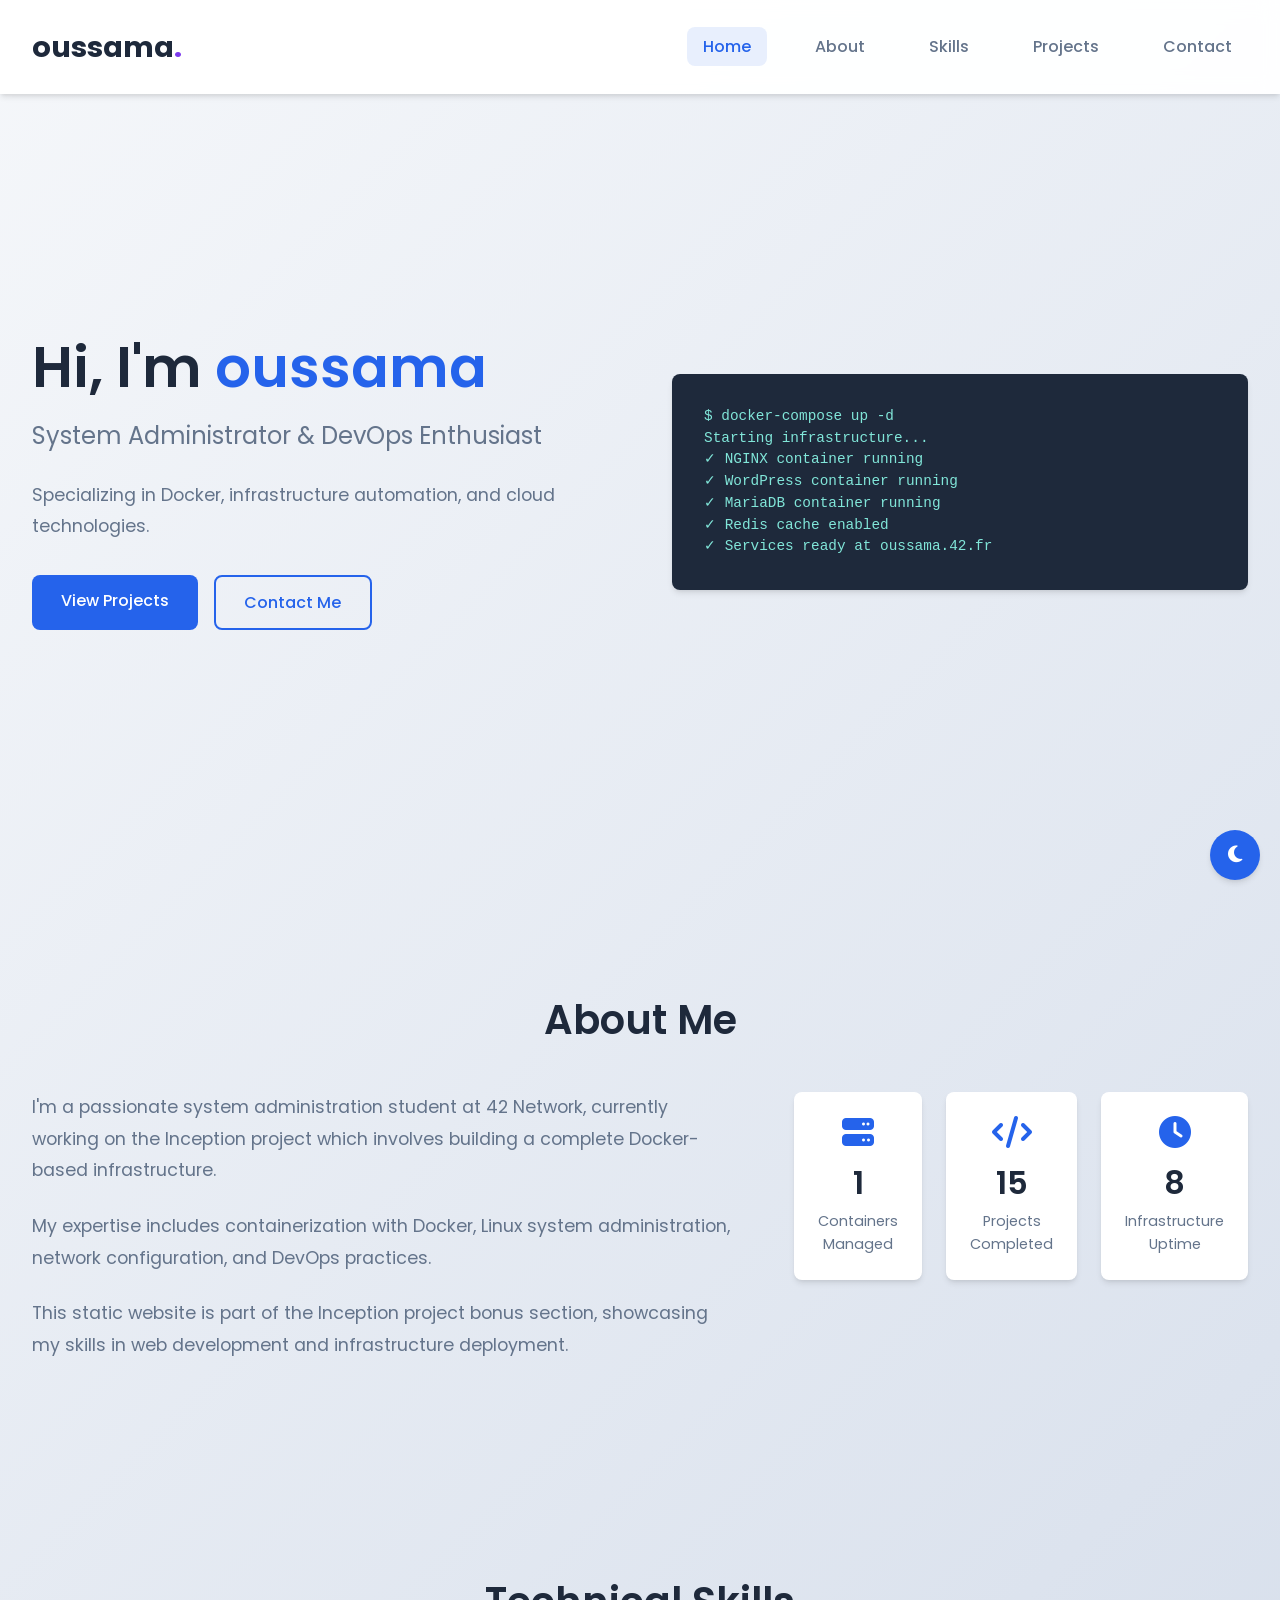
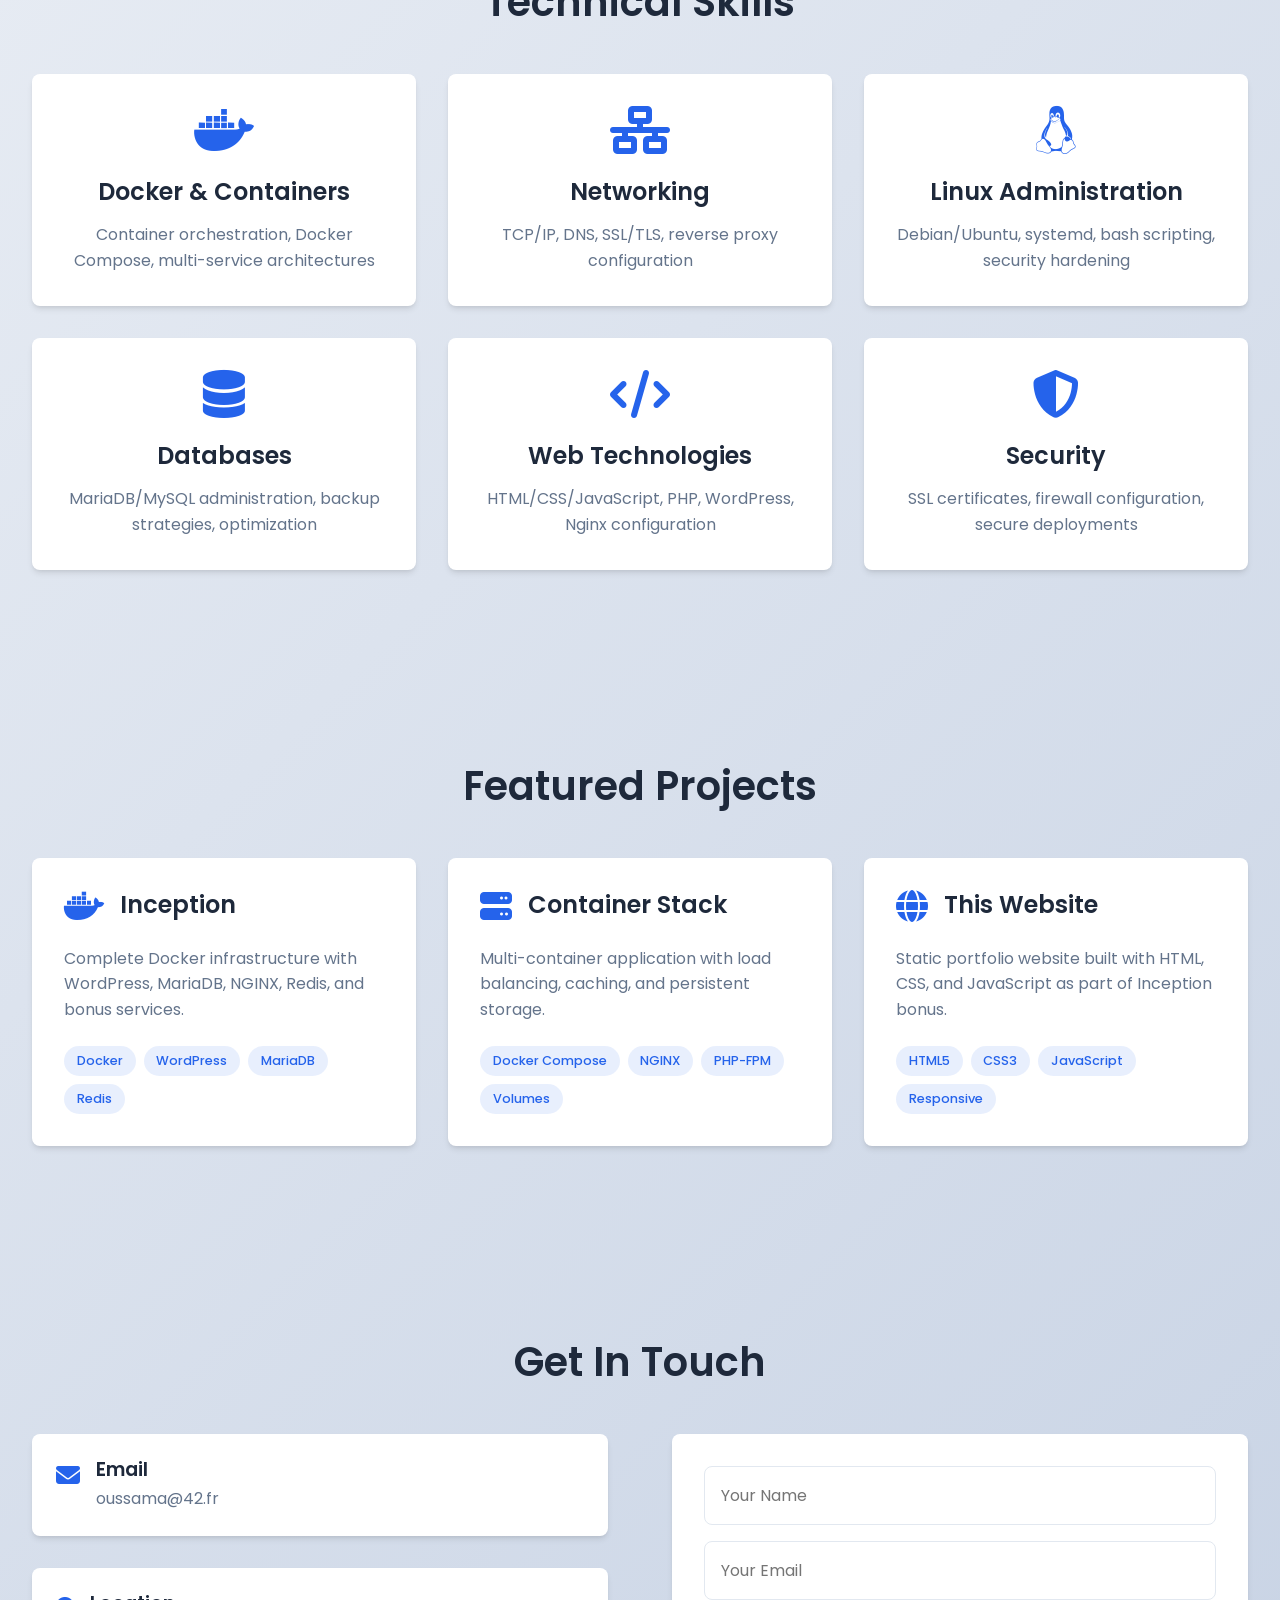
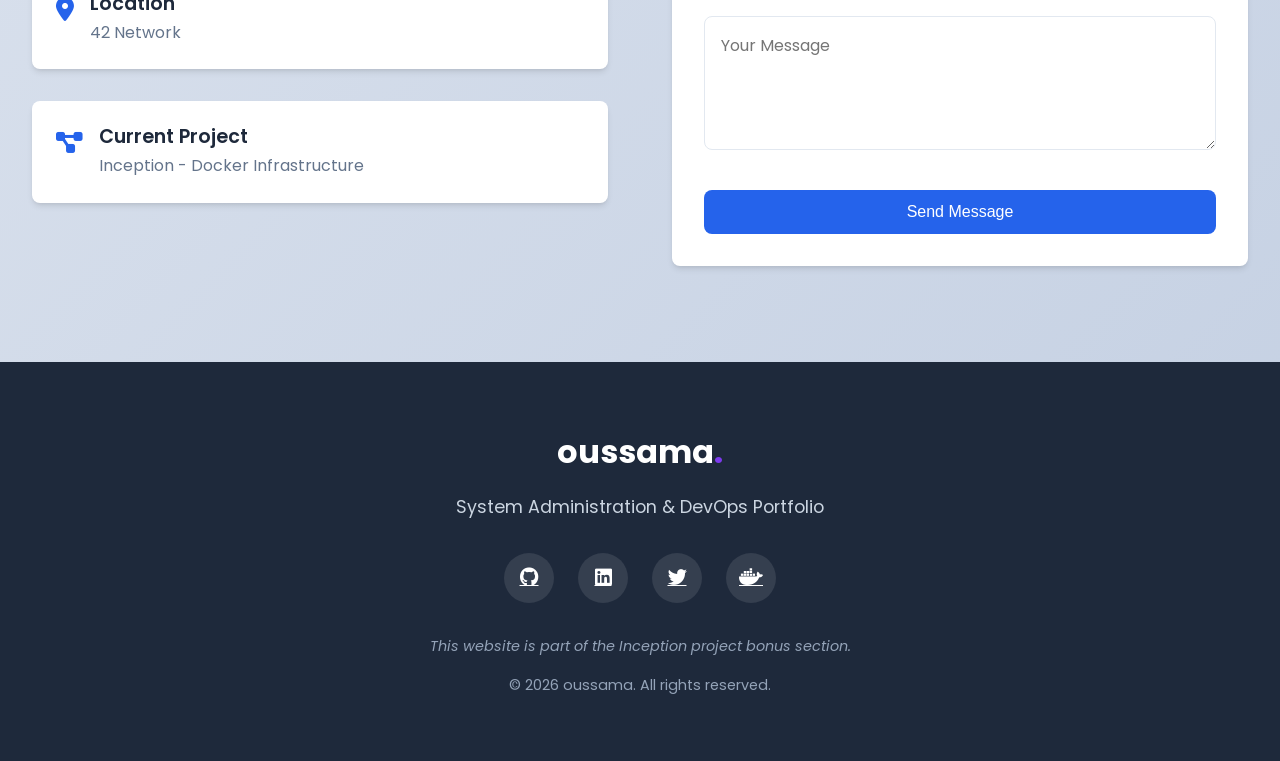
<file: srcs/requirements/static-site/html/index.html>
<!DOCTYPE html>
<html lang="en">
<head>
    <meta charset="UTF-8">
    <meta name="viewport" content="width=device-width, initial-scale=1.0">
    <title>oussama - Portfolio & Showcase</title>
    <link rel="stylesheet" href="css/style.css">
    <link rel="stylesheet" href="https://cdnjs.cloudflare.com/ajax/libs/font-awesome/6.4.0/css/all.min.css">
    <link href="https://fonts.googleapis.com/css2?family=Poppins:wght@300;400;500;600;700&family=Roboto+Mono:wght@300;400&display=swap" rel="stylesheet">
</head>
<body>
    <header>
        <nav class="navbar">
            <div class="logo">oussama<span class="dot">.</span></div>
            <ul class="nav-links">
                <li><a href="#home">Home</a></li>
                <li><a href="#about">About</a></li>
                <li><a href="#skills">Skills</a></li>
                <li><a href="#projects">Projects</a></li>
                <li><a href="#contact">Contact</a></li>
            </ul>
            <div class="hamburger">
                <i class="fas fa-bars"></i>
            </div>
        </nav>
    </header>

    <main>
        <section id="home" class="hero">
            <div class="hero-content">
                <h1 class="hero-title">Hi, I'm <span class="highlight">oussama</span></h1>
                <p class="hero-subtitle">System Administrator & DevOps Enthusiast</p>
                <p class="hero-description">Specializing in Docker, infrastructure automation, and cloud technologies.</p>
                <div class="hero-buttons">
                    <a href="#projects" class="btn btn-primary">View Projects</a>
                    <a href="#contact" class="btn btn-secondary">Contact Me</a>
                </div>
            </div>
            <div class="hero-image">
                <div class="code-block">
                    <pre><code class="language-bash">$ docker-compose up -d
Starting infrastructure...
✓ NGINX container running
✓ WordPress container running  
✓ MariaDB container running
✓ Redis cache enabled
✓ Services ready at oussama.42.fr</code></pre>
                </div>
            </div>
        </section>

        <section id="about" class="section about">
            <h2 class="section-title">About Me</h2>
            <div class="about-content">
                <div class="about-text">
                    <p>I'm a passionate system administration student at 42 Network, currently working on the Inception project which involves building a complete Docker-based infrastructure.</p>
                    <p>My expertise includes containerization with Docker, Linux system administration, network configuration, and DevOps practices.</p>
                    <p>This static website is part of the Inception project bonus section, showcasing my skills in web development and infrastructure deployment.</p>
                </div>
                <div class="about-stats">
                    <div class="stat">
                        <i class="fas fa-server"></i>
                        <h3>5+</h3>
                        <p>Containers Managed</p>
                    </div>
                    <div class="stat">
                        <i class="fas fa-code"></i>
                        <h3>42</h3>
                        <p>Projects Completed</p>
                    </div>
                    <div class="stat">
                        <i class="fas fa-clock"></i>
                        <h3>24/7</h3>
                        <p>Infrastructure Uptime</p>
                    </div>
                </div>
            </div>
        </section>

        <section id="skills" class="section skills">
            <h2 class="section-title">Technical Skills</h2>
            <div class="skills-grid">
                <div class="skill-card">
                    <i class="fab fa-docker"></i>
                    <h3>Docker & Containers</h3>
                    <p>Container orchestration, Docker Compose, multi-service architectures</p>
                </div>
                <div class="skill-card">
                    <i class="fas fa-network-wired"></i>
                    <h3>Networking</h3>
                    <p>TCP/IP, DNS, SSL/TLS, reverse proxy configuration</p>
                </div>
                <div class="skill-card">
                    <i class="fab fa-linux"></i>
                    <h3>Linux Administration</h3>
                    <p>Debian/Ubuntu, systemd, bash scripting, security hardening</p>
                </div>
                <div class="skill-card">
                    <i class="fas fa-database"></i>
                    <h3>Databases</h3>
                    <p>MariaDB/MySQL administration, backup strategies, optimization</p>
                </div>
                <div class="skill-card">
                    <i class="fas fa-code"></i>
                    <h3>Web Technologies</h3>
                    <p>HTML/CSS/JavaScript, PHP, WordPress, Nginx configuration</p>
                </div>
                <div class="skill-card">
                    <i class="fas fa-shield-alt"></i>
                    <h3>Security</h3>
                    <p>SSL certificates, firewall configuration, secure deployments</p>
                </div>
            </div>
        </section>

        <section id="projects" class="section projects">
            <h2 class="section-title">Featured Projects</h2>
            <div class="projects-grid">
                <div class="project-card">
                    <div class="project-header">
                        <i class="fab fa-docker"></i>
                        <h3>Inception</h3>
                    </div>
                    <p>Complete Docker infrastructure with WordPress, MariaDB, NGINX, Redis, and bonus services.</p>
                    <div class="project-tech">
                        <span>Docker</span>
                        <span>WordPress</span>
                        <span>MariaDB</span>
                        <span>Redis</span>
                    </div>
                </div>
                <div class="project-card">
                    <div class="project-header">
                        <i class="fas fa-server"></i>
                        <h3>Container Stack</h3>
                    </div>
                    <p>Multi-container application with load balancing, caching, and persistent storage.</p>
                    <div class="project-tech">
                        <span>Docker Compose</span>
                        <span>NGINX</span>
                        <span>PHP-FPM</span>
                        <span>Volumes</span>
                    </div>
                </div>
                <div class="project-card">
                    <div class="project-header">
                        <i class="fas fa-globe"></i>
                        <h3>This Website</h3>
                    </div>
                    <p>Static portfolio website built with HTML, CSS, and JavaScript as part of Inception bonus.</p>
                    <div class="project-tech">
                        <span>HTML5</span>
                        <span>CSS3</span>
                        <span>JavaScript</span>
                        <span>Responsive</span>
                    </div>
                </div>
            </div>
        </section>

        <section id="contact" class="section contact">
            <h2 class="section-title">Get In Touch</h2>
            <div class="contact-content">
                <div class="contact-info">
                    <div class="contact-item">
                        <i class="fas fa-envelope"></i>
                        <div>
                            <h3>Email</h3>
                            <p>oussama@42.fr</p>
                        </div>
                    </div>
                    <div class="contact-item">
                        <i class="fas fa-map-marker-alt"></i>
                        <div>
                            <h3>Location</h3>
                            <p>42 Network</p>
                        </div>
                    </div>
                    <div class="contact-item">
                        <i class="fas fa-project-diagram"></i>
                        <div>
                            <h3>Current Project</h3>
                            <p>Inception - Docker Infrastructure</p>
                        </div>
                    </div>
                </div>
                <div class="contact-form">
                    <form id="contactForm">
                        <input type="text" placeholder="Your Name" required>
                        <input type="email" placeholder="Your Email" required>
                        <textarea placeholder="Your Message" rows="4" required></textarea>
                        <button type="submit" class="btn btn-primary">Send Message</button>
                    </form>
                </div>
            </div>
        </section>
    </main>

    <footer>
        <div class="footer-content">
            <div class="footer-logo">oussama<span class="dot">.</span></div>
            <p class="footer-description">System Administration & DevOps Portfolio</p>
            <div class="footer-social">
                <a href="#"><i class="fab fa-github"></i></a>
                <a href="#"><i class="fab fa-linkedin"></i></a>
                <a href="#"><i class="fab fa-twitter"></i></a>
                <a href="#"><i class="fab fa-docker"></i></a>
            </div>
            <p class="footer-note">This website is part of the Inception project bonus section.</p>
            <p class="footer-copyright">© 2024 oussama. All rights reserved.</p>
        </div>
    </footer>

    <script src="js/script.js"></script>
</body>
</html>
</file>
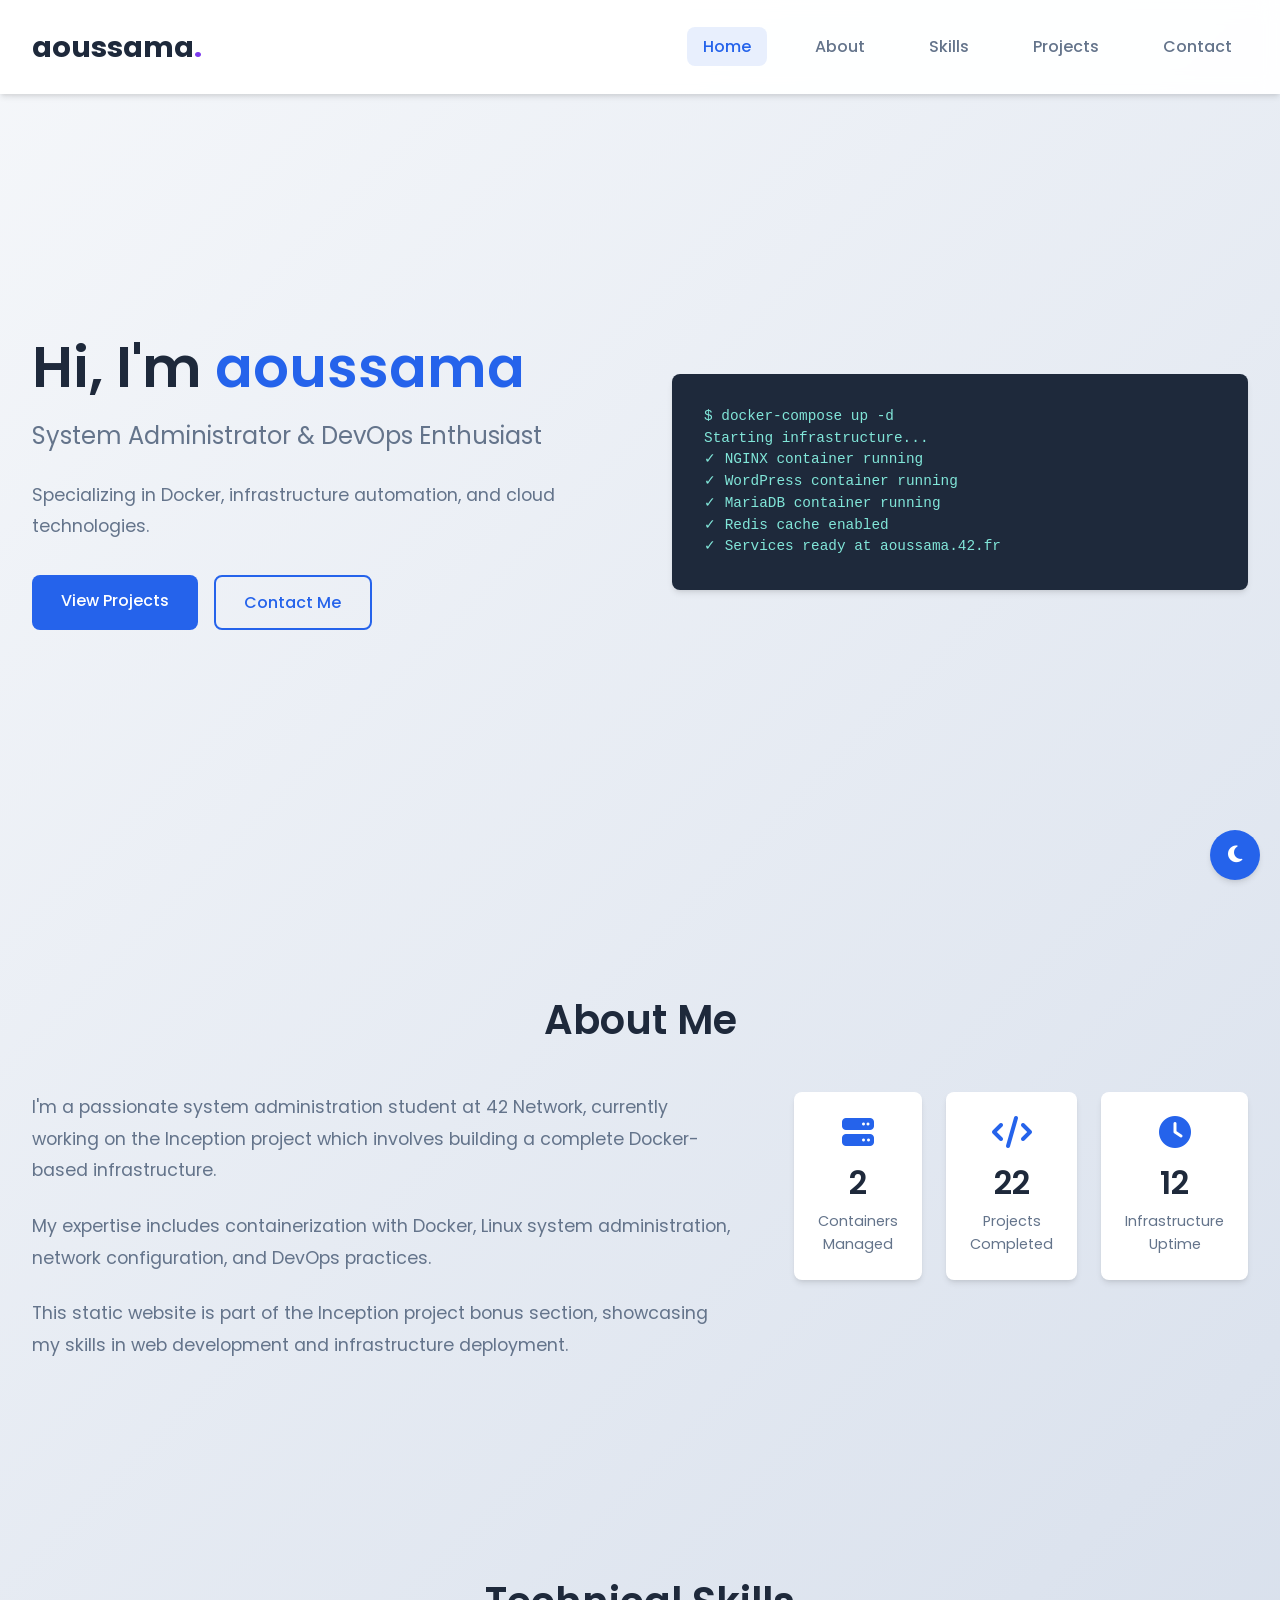
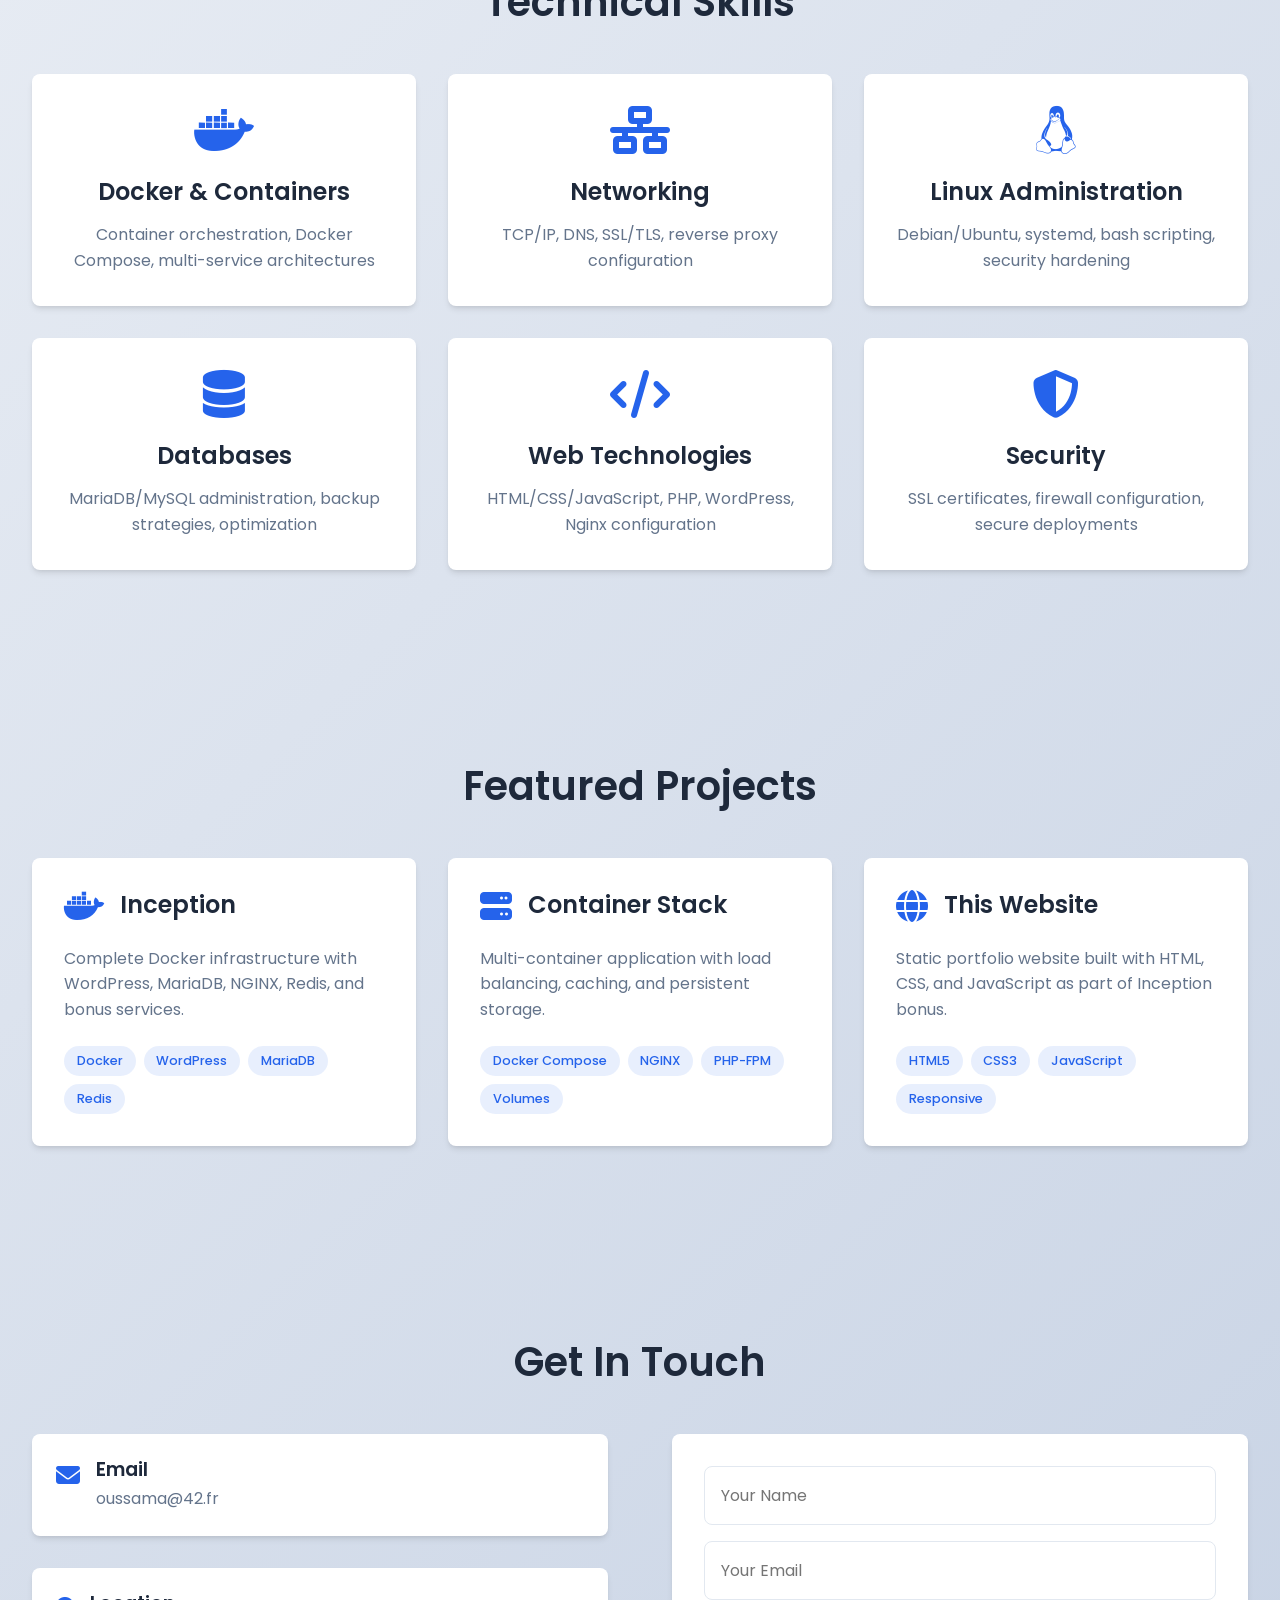
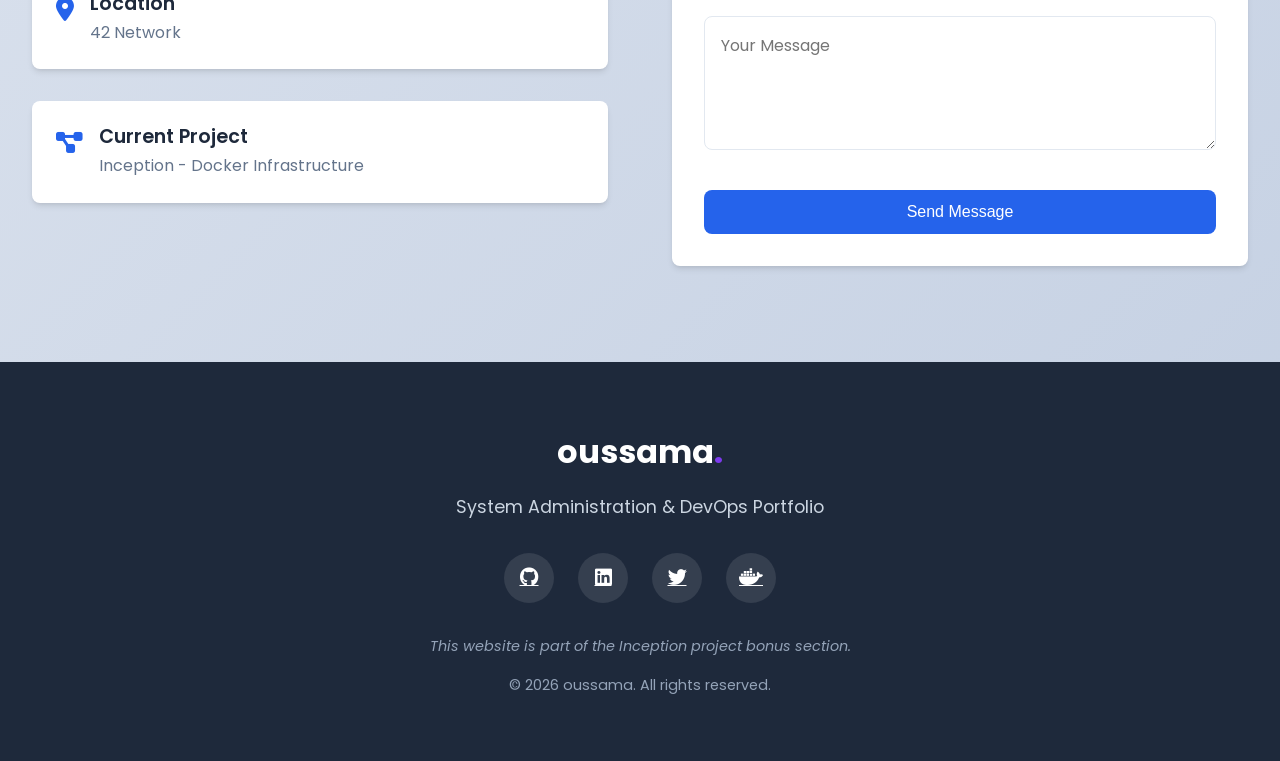
<file: srcs/requirements/bonus/static-site/components/index.html>
<!DOCTYPE html>
<html lang="en">
<head>
    <meta charset="UTF-8">
    <meta name="viewport" content="width=device-width, initial-scale=1.0">
    <title>aoussama - Portfolio & Showcase</title>
    <link rel="stylesheet" href="css/style.css">
    <link rel="stylesheet" href="https://cdnjs.cloudflare.com/ajax/libs/font-awesome/6.4.0/css/all.min.css">
    <link href="https://fonts.googleapis.com/css2?family=Poppins:wght@300;400;500;600;700&family=Roboto+Mono:wght@300;400&display=swap" rel="stylesheet">
</head>
<body>
    <header>
        <nav class="navbar">
            <div class="logo">aoussama<span class="dot">.</span></div>
            <ul class="nav-links">
                <li><a href="#home">Home</a></li>
                <li><a href="#about">About</a></li>
                <li><a href="#skills">Skills</a></li>
                <li><a href="#projects">Projects</a></li>
                <li><a href="#contact">Contact</a></li>
            </ul>
            <div class="hamburger">
                <i class="fas fa-bars"></i>
            </div>
        </nav>
    </header>

    <main>
        <section id="home" class="hero">
            <div class="hero-content">
                <h1 class="hero-title">Hi, I'm <span class="highlight">aoussama</span></h1>
                <p class="hero-subtitle">System Administrator & DevOps Enthusiast</p>
                <p class="hero-description">Specializing in Docker, infrastructure automation, and cloud technologies.</p>
                <div class="hero-buttons">
                    <a href="#projects" class="btn btn-primary">View Projects</a>
                    <a href="#contact" class="btn btn-secondary">Contact Me</a>
                </div>
            </div>
            <div class="hero-image">
                <div class="code-block">
                    <pre><code class="language-bash">$ docker-compose up -d
Starting infrastructure...
✓ NGINX container running
✓ WordPress container running  
✓ MariaDB container running
✓ Redis cache enabled
✓ Services ready at aoussama.42.fr</code></pre>
                </div>
            </div>
        </section>

        <section id="about" class="section about">
            <h2 class="section-title">About Me</h2>
            <div class="about-content">
                <div class="about-text">
                    <p>I'm a passionate system administration student at 42 Network, currently working on the Inception project which involves building a complete Docker-based infrastructure.</p>
                    <p>My expertise includes containerization with Docker, Linux system administration, network configuration, and DevOps practices.</p>
                    <p>This static website is part of the Inception project bonus section, showcasing my skills in web development and infrastructure deployment.</p>
                </div>
                <div class="about-stats">
                    <div class="stat">
                        <i class="fas fa-server"></i>
                        <h3>5+</h3>
                        <p>Containers Managed</p>
                    </div>
                    <div class="stat">
                        <i class="fas fa-code"></i>
                        <h3>42</h3>
                        <p>Projects Completed</p>
                    </div>
                    <div class="stat">
                        <i class="fas fa-clock"></i>
                        <h3>24/7</h3>
                        <p>Infrastructure Uptime</p>
                    </div>
                </div>
            </div>
        </section>

        <section id="skills" class="section skills">
            <h2 class="section-title">Technical Skills</h2>
            <div class="skills-grid">
                <div class="skill-card">
                    <i class="fab fa-docker"></i>
                    <h3>Docker & Containers</h3>
                    <p>Container orchestration, Docker Compose, multi-service architectures</p>
                </div>
                <div class="skill-card">
                    <i class="fas fa-network-wired"></i>
                    <h3>Networking</h3>
                    <p>TCP/IP, DNS, SSL/TLS, reverse proxy configuration</p>
                </div>
                <div class="skill-card">
                    <i class="fab fa-linux"></i>
                    <h3>Linux Administration</h3>
                    <p>Debian/Ubuntu, systemd, bash scripting, security hardening</p>
                </div>
                <div class="skill-card">
                    <i class="fas fa-database"></i>
                    <h3>Databases</h3>
                    <p>MariaDB/MySQL administration, backup strategies, optimization</p>
                </div>
                <div class="skill-card">
                    <i class="fas fa-code"></i>
                    <h3>Web Technologies</h3>
                    <p>HTML/CSS/JavaScript, PHP, WordPress, Nginx configuration</p>
                </div>
                <div class="skill-card">
                    <i class="fas fa-shield-alt"></i>
                    <h3>Security</h3>
                    <p>SSL certificates, firewall configuration, secure deployments</p>
                </div>
            </div>
        </section>

        <section id="projects" class="section projects">
            <h2 class="section-title">Featured Projects</h2>
            <div class="projects-grid">
                <div class="project-card">
                    <div class="project-header">
                        <i class="fab fa-docker"></i>
                        <h3>Inception</h3>
                    </div>
                    <p>Complete Docker infrastructure with WordPress, MariaDB, NGINX, Redis, and bonus services.</p>
                    <div class="project-tech">
                        <span>Docker</span>
                        <span>WordPress</span>
                        <span>MariaDB</span>
                        <span>Redis</span>
                    </div>
                </div>
                <div class="project-card">
                    <div class="project-header">
                        <i class="fas fa-server"></i>
                        <h3>Container Stack</h3>
                    </div>
                    <p>Multi-container application with load balancing, caching, and persistent storage.</p>
                    <div class="project-tech">
                        <span>Docker Compose</span>
                        <span>NGINX</span>
                        <span>PHP-FPM</span>
                        <span>Volumes</span>
                    </div>
                </div>
                <div class="project-card">
                    <div class="project-header">
                        <i class="fas fa-globe"></i>
                        <h3>This Website</h3>
                    </div>
                    <p>Static portfolio website built with HTML, CSS, and JavaScript as part of Inception bonus.</p>
                    <div class="project-tech">
                        <span>HTML5</span>
                        <span>CSS3</span>
                        <span>JavaScript</span>
                        <span>Responsive</span>
                    </div>
                </div>
            </div>
        </section>

        <section id="contact" class="section contact">
            <h2 class="section-title">Get In Touch</h2>
            <div class="contact-content">
                <div class="contact-info">
                    <div class="contact-item">
                        <i class="fas fa-envelope"></i>
                        <div>
                            <h3>Email</h3>
                            <p>oussama@42.fr</p>
                        </div>
                    </div>
                    <div class="contact-item">
                        <i class="fas fa-map-marker-alt"></i>
                        <div>
                            <h3>Location</h3>
                            <p>42 Network</p>
                        </div>
                    </div>
                    <div class="contact-item">
                        <i class="fas fa-project-diagram"></i>
                        <div>
                            <h3>Current Project</h3>
                            <p>Inception - Docker Infrastructure</p>
                        </div>
                    </div>
                </div>
                <div class="contact-form">
                    <form id="contactForm">
                        <input type="text" placeholder="Your Name" required>
                        <input type="email" placeholder="Your Email" required>
                        <textarea placeholder="Your Message" rows="4" required></textarea>
                        <button type="submit" class="btn btn-primary">Send Message</button>
                    </form>
                </div>
            </div>
        </section>
    </main>

    <footer>
        <div class="footer-content">
            <div class="footer-logo">oussama<span class="dot">.</span></div>
            <p class="footer-description">System Administration & DevOps Portfolio</p>
            <div class="footer-social">
                <a href="#"><i class="fab fa-github"></i></a>
                <a href="#"><i class="fab fa-linkedin"></i></a>
                <a href="#"><i class="fab fa-twitter"></i></a>
                <a href="#"><i class="fab fa-docker"></i></a>
            </div>
            <p class="footer-note">This website is part of the Inception project bonus section.</p>
            <p class="footer-copyright">© 2024 oussama. All rights reserved.</p>
        </div>
    </footer>

    <script src="js/script.js"></script>
</body>
</html>
</file>
<file: srcs/requirements/static-site/html/css/style.css>
/* Reset and base styles */
* {
    margin: 0;
    padding: 0;
    box-sizing: border-box;
}

:root {
    --primary-color: #2563eb;
    --secondary-color: #7c3aed;
    --dark-color: #1e293b;
    --light-color: #f8fafc;
    --gray-color: #64748b;
    --success-color: #10b981;
    --warning-color: #f59e0b;
    --danger-color: #ef4444;
    --border-radius: 8px;
    --box-shadow: 0 4px 6px -1px rgba(0, 0, 0, 0.1), 0 2px 4px -1px rgba(0, 0, 0, 0.06);
    --transition: all 0.3s ease;
}

body {
    font-family: 'Poppins', sans-serif;
    line-height: 1.6;
    color: var(--dark-color);
    background: linear-gradient(135deg, #f5f7fa 0%, #c3cfe2 100%);
    min-height: 100vh;
}

.container {
    max-width: 1200px;
    margin: 0 auto;
    padding: 0 20px;
}

/* Typography */
h1, h2, h3, h4 {
    font-weight: 600;
    line-height: 1.2;
}

.highlight {
    color: var(--primary-color);
}

.dot {
    color: var(--secondary-color);
}

/* Navigation */
.navbar {
    display: flex;
    justify-content: space-between;
    align-items: center;
    padding: 1.5rem 2rem;
    background: rgba(255, 255, 255, 0.95);
    backdrop-filter: blur(10px);
    position: fixed;
    top: 0;
    left: 0;
    right: 0;
    z-index: 1000;
    box-shadow: var(--box-shadow);
}

.logo {
    font-size: 1.8rem;
    font-weight: 700;
    color: var(--dark-color);
}

.nav-links {
    display: flex;
    list-style: none;
    gap: 2rem;
}

.nav-links a {
    text-decoration: none;
    color: var(--gray-color);
    font-weight: 500;
    transition: var(--transition);
    padding: 0.5rem 1rem;
    border-radius: var(--border-radius);
}

.nav-links a:hover {
    color: var(--primary-color);
    background: rgba(37, 99, 235, 0.1);
}

.hamburger {
    display: none;
    font-size: 1.5rem;
    cursor: pointer;
    color: var(--dark-color);
}

/* Buttons */
.btn {
    display: inline-block;
    padding: 0.8rem 1.8rem;
    border-radius: var(--border-radius);
    text-decoration: none;
    font-weight: 500;
    transition: var(--transition);
    border: none;
    cursor: pointer;
    font-size: 1rem;
}

.btn-primary {
    background: var(--primary-color);
    color: white;
}

.btn-primary:hover {
    background: #1d4ed8;
    transform: translateY(-2px);
    box-shadow: 0 10px 15px -3px rgba(0, 0, 0, 0.1);
}

.btn-secondary {
    background: transparent;
    color: var(--primary-color);
    border: 2px solid var(--primary-color);
}

.btn-secondary:hover {
    background: var(--primary-color);
    color: white;
    transform: translateY(-2px);
}

/* Hero Section */
.hero {
    padding: 10rem 2rem 6rem;
    display: grid;
    grid-template-columns: 1fr 1fr;
    gap: 4rem;
    align-items: center;
    min-height: 100vh;
}

.hero-content {
    max-width: 600px;
}

.hero-title {
    font-size: 3.5rem;
    margin-bottom: 1rem;
    color: var(--dark-color);
}

.hero-subtitle {
    font-size: 1.5rem;
    color: var(--gray-color);
    margin-bottom: 1.5rem;
}

.hero-description {
    font-size: 1.1rem;
    color: var(--gray-color);
    margin-bottom: 2rem;
    line-height: 1.8;
}

.hero-buttons {
    display: flex;
    gap: 1rem;
    margin-top: 2rem;
}

.hero-image {
    position: relative;
}

.code-block {
    background: var(--dark-color);
    border-radius: var(--border-radius);
    padding: 2rem;
    font-family: 'Roboto Mono', monospace;
    color: var(--light-color);
    box-shadow: var(--box-shadow);
    overflow: hidden;
}

.code-block pre {
    margin: 0;
    overflow-x: auto;
}

.code-block code {
    color: #81e6d9;
    font-size: 0.9rem;
    line-height: 1.5;
}

/* Sections */
.section {
    padding: 6rem 2rem;
}

.section-title {
    font-size: 2.5rem;
    text-align: center;
    margin-bottom: 3rem;
    color: var(--dark-color);
}

/* About Section */
.about-content {
    display: grid;
    grid-template-columns: 2fr 1fr;
    gap: 4rem;
    align-items: start;
}

.about-text p {
    margin-bottom: 1.5rem;
    color: var(--gray-color);
    font-size: 1.1rem;
    line-height: 1.8;
}

.about-stats {
    display: grid;
    grid-template-columns: repeat(3, 1fr);
    gap: 1.5rem;
}

.stat {
    text-align: center;
    padding: 1.5rem;
    background: white;
    border-radius: var(--border-radius);
    box-shadow: var(--box-shadow);
    transition: var(--transition);
}

.stat:hover {
    transform: translateY(-5px);
    box-shadow: 0 20px 25px -5px rgba(0, 0, 0, 0.1);
}

.stat i {
    font-size: 2rem;
    color: var(--primary-color);
    margin-bottom: 1rem;
}

.stat h3 {
    font-size: 2rem;
    color: var(--dark-color);
    margin-bottom: 0.5rem;
}

.stat p {
    color: var(--gray-color);
    font-size: 0.9rem;
}

/* Skills Section */
.skills-grid {
    display: grid;
    grid-template-columns: repeat(auto-fit, minmax(300px, 1fr));
    gap: 2rem;
    margin-top: 3rem;
}

.skill-card {
    background: white;
    padding: 2rem;
    border-radius: var(--border-radius);
    box-shadow: var(--box-shadow);
    transition: var(--transition);
    text-align: center;
}

.skill-card:hover {
    transform: translateY(-5px);
    box-shadow: 0 20px 25px -5px rgba(0, 0, 0, 0.1);
}

.skill-card i {
    font-size: 3rem;
    color: var(--primary-color);
    margin-bottom: 1.5rem;
}

.skill-card h3 {
    font-size: 1.5rem;
    margin-bottom: 1rem;
    color: var(--dark-color);
}

.skill-card p {
    color: var(--gray-color);
    line-height: 1.6;
}

/* Projects Section */
.projects-grid {
    display: grid;
    grid-template-columns: repeat(auto-fit, minmax(350px, 1fr));
    gap: 2rem;
    margin-top: 3rem;
}

.project-card {
    background: white;
    padding: 2rem;
    border-radius: var(--border-radius);
    box-shadow: var(--box-shadow);
    transition: var(--transition);
}

.project-card:hover {
    transform: translateY(-5px);
    box-shadow: 0 20px 25px -5px rgba(0, 0, 0, 0.1);
}

.project-header {
    display: flex;
    align-items: center;
    gap: 1rem;
    margin-bottom: 1.5rem;
}

.project-header i {
    font-size: 2rem;
    color: var(--primary-color);
}

.project-header h3 {
    font-size: 1.5rem;
    color: var(--dark-color);
}

.project-card p {
    color: var(--gray-color);
    margin-bottom: 1.5rem;
    line-height: 1.6;
}

.project-tech {
    display: flex;
    flex-wrap: wrap;
    gap: 0.5rem;
}

.project-tech span {
    background: rgba(37, 99, 235, 0.1);
    color: var(--primary-color);
    padding: 0.3rem 0.8rem;
    border-radius: 20px;
    font-size: 0.8rem;
    font-weight: 500;
}

/* Contact Section */
.contact-content {
    display: grid;
    grid-template-columns: 1fr 1fr;
    gap: 4rem;
    margin-top: 3rem;
}

.contact-info {
    display: flex;
    flex-direction: column;
    gap: 2rem;
}

.contact-item {
    display: flex;
    align-items: flex-start;
    gap: 1rem;
    background: white;
    padding: 1.5rem;
    border-radius: var(--border-radius);
    box-shadow: var(--box-shadow);
}

.contact-item i {
    font-size: 1.5rem;
    color: var(--primary-color);
    margin-top: 0.3rem;
}

.contact-item h3 {
    font-size: 1.2rem;
    margin-bottom: 0.3rem;
    color: var(--dark-color);
}

.contact-item p {
    color: var(--gray-color);
}

.contact-form {
    background: white;
    padding: 2rem;
    border-radius: var(--border-radius);
    box-shadow: var(--box-shadow);
}

.contact-form input,
.contact-form textarea {
    width: 100%;
    padding: 1rem;
    margin-bottom: 1rem;
    border: 1px solid #e2e8f0;
    border-radius: var(--border-radius);
    font-family: 'Poppins', sans-serif;
    font-size: 1rem;
    transition: var(--transition);
}

.contact-form input:focus,
.contact-form textarea:focus {
    outline: none;
    border-color: var(--primary-color);
    box-shadow: 0 0 0 3px rgba(37, 99, 235, 0.1);
}

.contact-form button {
    width: 100%;
    margin-top: 1rem;
}

/* Footer */
footer {
    background: var(--dark-color);
    color: white;
    padding: 4rem 2rem;
    text-align: center;
}

.footer-content {
    max-width: 600px;
    margin: 0 auto;
}

.footer-logo {
    font-size: 2rem;
    font-weight: 700;
    margin-bottom: 1rem;
}

.footer-description {
    color: #cbd5e1;
    margin-bottom: 2rem;
    font-size: 1.1rem;
}

.footer-social {
    display: flex;
    justify-content: center;
    gap: 1.5rem;
    margin-bottom: 2rem;
}

.footer-social a {
    display: inline-flex;
    align-items: center;
    justify-content: center;
    width: 50px;
    height: 50px;
    background: rgba(255, 255, 255, 0.1);
    border-radius: 50%;
    color: white;
    font-size: 1.2rem;
    transition: var(--transition);
}

.footer-social a:hover {
    background: var(--primary-color);
    transform: translateY(-3px);
}

.footer-note {
    color: #94a3b8;
    font-size: 0.9rem;
    margin-top: 2rem;
    font-style: italic;
}

.footer-copyright {
    color: #94a3b8;
    font-size: 0.9rem;
    margin-top: 1rem;
}

/* Responsive Design */
@media (max-width: 992px) {
    .hero {
        grid-template-columns: 1fr;
        text-align: center;
        padding: 8rem 1rem 4rem;
    }

    .about-content {
        grid-template-columns: 1fr;
    }

    .contact-content {
        grid-template-columns: 1fr;
    }
}

@media (max-width: 768px) {
    .nav-links {
        display: none;
    }

    .hamburger {
        display: block;
    }

    .hero-title {
        font-size: 2.5rem;
    }

    .hero-subtitle {
        font-size: 1.2rem;
    }

    .hero-buttons {
        flex-direction: column;
        align-items: center;
    }

    .section-title {
        font-size: 2rem;
    }

    .skills-grid,
    .projects-grid {
        grid-template-columns: 1fr;
    }
}

/* Animations */
@keyframes fadeIn {
    from {
        opacity: 0;
        transform: translateY(20px);
    }
    to {
        opacity: 1;
        transform: translateY(0);
    }
}

.fade-in {
    animation: fadeIn 0.8s ease forwards;
}
</file>
<file: srcs/requirements/bonus/static-site/components/css/style.css>
/* Reset and base styles */
* {
    margin: 0;
    padding: 0;
    box-sizing: border-box;
}

:root {
    --primary-color: #2563eb;
    --secondary-color: #7c3aed;
    --dark-color: #1e293b;
    --light-color: #f8fafc;
    --gray-color: #64748b;
    --success-color: #10b981;
    --warning-color: #f59e0b;
    --danger-color: #ef4444;
    --border-radius: 8px;
    --box-shadow: 0 4px 6px -1px rgba(0, 0, 0, 0.1), 0 2px 4px -1px rgba(0, 0, 0, 0.06);
    --transition: all 0.3s ease;
}

body {
    font-family: 'Poppins', sans-serif;
    line-height: 1.6;
    color: var(--dark-color);
    background: linear-gradient(135deg, #f5f7fa 0%, #c3cfe2 100%);
    min-height: 100vh;
}

.container {
    max-width: 1200px;
    margin: 0 auto;
    padding: 0 20px;
}

/* Typography */
h1, h2, h3, h4 {
    font-weight: 600;
    line-height: 1.2;
}

.highlight {
    color: var(--primary-color);
}

.dot {
    color: var(--secondary-color);
}

/* Navigation */
.navbar {
    display: flex;
    justify-content: space-between;
    align-items: center;
    padding: 1.5rem 2rem;
    background: rgba(255, 255, 255, 0.95);
    backdrop-filter: blur(10px);
    position: fixed;
    top: 0;
    left: 0;
    right: 0;
    z-index: 1000;
    box-shadow: var(--box-shadow);
}

.logo {
    font-size: 1.8rem;
    font-weight: 700;
    color: var(--dark-color);
}

.nav-links {
    display: flex;
    list-style: none;
    gap: 2rem;
}

.nav-links a {
    text-decoration: none;
    color: var(--gray-color);
    font-weight: 500;
    transition: var(--transition);
    padding: 0.5rem 1rem;
    border-radius: var(--border-radius);
}

.nav-links a:hover {
    color: var(--primary-color);
    background: rgba(37, 99, 235, 0.1);
}

.hamburger {
    display: none;
    font-size: 1.5rem;
    cursor: pointer;
    color: var(--dark-color);
}

/* Buttons */
.btn {
    display: inline-block;
    padding: 0.8rem 1.8rem;
    border-radius: var(--border-radius);
    text-decoration: none;
    font-weight: 500;
    transition: var(--transition);
    border: none;
    cursor: pointer;
    font-size: 1rem;
}

.btn-primary {
    background: var(--primary-color);
    color: white;
}

.btn-primary:hover {
    background: #1d4ed8;
    transform: translateY(-2px);
    box-shadow: 0 10px 15px -3px rgba(0, 0, 0, 0.1);
}

.btn-secondary {
    background: transparent;
    color: var(--primary-color);
    border: 2px solid var(--primary-color);
}

.btn-secondary:hover {
    background: var(--primary-color);
    color: white;
    transform: translateY(-2px);
}

/* Hero Section */
.hero {
    padding: 10rem 2rem 6rem;
    display: grid;
    grid-template-columns: 1fr 1fr;
    gap: 4rem;
    align-items: center;
    min-height: 100vh;
}

.hero-content {
    max-width: 600px;
}

.hero-title {
    font-size: 3.5rem;
    margin-bottom: 1rem;
    color: var(--dark-color);
}

.hero-subtitle {
    font-size: 1.5rem;
    color: var(--gray-color);
    margin-bottom: 1.5rem;
}

.hero-description {
    font-size: 1.1rem;
    color: var(--gray-color);
    margin-bottom: 2rem;
    line-height: 1.8;
}

.hero-buttons {
    display: flex;
    gap: 1rem;
    margin-top: 2rem;
}

.hero-image {
    position: relative;
}

.code-block {
    background: var(--dark-color);
    border-radius: var(--border-radius);
    padding: 2rem;
    font-family: 'Roboto Mono', monospace;
    color: var(--light-color);
    box-shadow: var(--box-shadow);
    overflow: hidden;
}

.code-block pre {
    margin: 0;
    overflow-x: auto;
}

.code-block code {
    color: #81e6d9;
    font-size: 0.9rem;
    line-height: 1.5;
}

/* Sections */
.section {
    padding: 6rem 2rem;
}

.section-title {
    font-size: 2.5rem;
    text-align: center;
    margin-bottom: 3rem;
    color: var(--dark-color);
}

/* About Section */
.about-content {
    display: grid;
    grid-template-columns: 2fr 1fr;
    gap: 4rem;
    align-items: start;
}

.about-text p {
    margin-bottom: 1.5rem;
    color: var(--gray-color);
    font-size: 1.1rem;
    line-height: 1.8;
}

.about-stats {
    display: grid;
    grid-template-columns: repeat(3, 1fr);
    gap: 1.5rem;
}

.stat {
    text-align: center;
    padding: 1.5rem;
    background: white;
    border-radius: var(--border-radius);
    box-shadow: var(--box-shadow);
    transition: var(--transition);
}

.stat:hover {
    transform: translateY(-5px);
    box-shadow: 0 20px 25px -5px rgba(0, 0, 0, 0.1);
}

.stat i {
    font-size: 2rem;
    color: var(--primary-color);
    margin-bottom: 1rem;
}

.stat h3 {
    font-size: 2rem;
    color: var(--dark-color);
    margin-bottom: 0.5rem;
}

.stat p {
    color: var(--gray-color);
    font-size: 0.9rem;
}

/* Skills Section */
.skills-grid {
    display: grid;
    grid-template-columns: repeat(auto-fit, minmax(300px, 1fr));
    gap: 2rem;
    margin-top: 3rem;
}

.skill-card {
    background: white;
    padding: 2rem;
    border-radius: var(--border-radius);
    box-shadow: var(--box-shadow);
    transition: var(--transition);
    text-align: center;
}

.skill-card:hover {
    transform: translateY(-5px);
    box-shadow: 0 20px 25px -5px rgba(0, 0, 0, 0.1);
}

.skill-card i {
    font-size: 3rem;
    color: var(--primary-color);
    margin-bottom: 1.5rem;
}

.skill-card h3 {
    font-size: 1.5rem;
    margin-bottom: 1rem;
    color: var(--dark-color);
}

.skill-card p {
    color: var(--gray-color);
    line-height: 1.6;
}

/* Projects Section */
.projects-grid {
    display: grid;
    grid-template-columns: repeat(auto-fit, minmax(350px, 1fr));
    gap: 2rem;
    margin-top: 3rem;
}

.project-card {
    background: white;
    padding: 2rem;
    border-radius: var(--border-radius);
    box-shadow: var(--box-shadow);
    transition: var(--transition);
}

.project-card:hover {
    transform: translateY(-5px);
    box-shadow: 0 20px 25px -5px rgba(0, 0, 0, 0.1);
}

.project-header {
    display: flex;
    align-items: center;
    gap: 1rem;
    margin-bottom: 1.5rem;
}

.project-header i {
    font-size: 2rem;
    color: var(--primary-color);
}

.project-header h3 {
    font-size: 1.5rem;
    color: var(--dark-color);
}

.project-card p {
    color: var(--gray-color);
    margin-bottom: 1.5rem;
    line-height: 1.6;
}

.project-tech {
    display: flex;
    flex-wrap: wrap;
    gap: 0.5rem;
}

.project-tech span {
    background: rgba(37, 99, 235, 0.1);
    color: var(--primary-color);
    padding: 0.3rem 0.8rem;
    border-radius: 20px;
    font-size: 0.8rem;
    font-weight: 500;
}

/* Contact Section */
.contact-content {
    display: grid;
    grid-template-columns: 1fr 1fr;
    gap: 4rem;
    margin-top: 3rem;
}

.contact-info {
    display: flex;
    flex-direction: column;
    gap: 2rem;
}

.contact-item {
    display: flex;
    align-items: flex-start;
    gap: 1rem;
    background: white;
    padding: 1.5rem;
    border-radius: var(--border-radius);
    box-shadow: var(--box-shadow);
}

.contact-item i {
    font-size: 1.5rem;
    color: var(--primary-color);
    margin-top: 0.3rem;
}

.contact-item h3 {
    font-size: 1.2rem;
    margin-bottom: 0.3rem;
    color: var(--dark-color);
}

.contact-item p {
    color: var(--gray-color);
}

.contact-form {
    background: white;
    padding: 2rem;
    border-radius: var(--border-radius);
    box-shadow: var(--box-shadow);
}

.contact-form input,
.contact-form textarea {
    width: 100%;
    padding: 1rem;
    margin-bottom: 1rem;
    border: 1px solid #e2e8f0;
    border-radius: var(--border-radius);
    font-family: 'Poppins', sans-serif;
    font-size: 1rem;
    transition: var(--transition);
}

.contact-form input:focus,
.contact-form textarea:focus {
    outline: none;
    border-color: var(--primary-color);
    box-shadow: 0 0 0 3px rgba(37, 99, 235, 0.1);
}

.contact-form button {
    width: 100%;
    margin-top: 1rem;
}

/* Footer */
footer {
    background: var(--dark-color);
    color: white;
    padding: 4rem 2rem;
    text-align: center;
}

.footer-content {
    max-width: 600px;
    margin: 0 auto;
}

.footer-logo {
    font-size: 2rem;
    font-weight: 700;
    margin-bottom: 1rem;
}

.footer-description {
    color: #cbd5e1;
    margin-bottom: 2rem;
    font-size: 1.1rem;
}

.footer-social {
    display: flex;
    justify-content: center;
    gap: 1.5rem;
    margin-bottom: 2rem;
}

.footer-social a {
    display: inline-flex;
    align-items: center;
    justify-content: center;
    width: 50px;
    height: 50px;
    background: rgba(255, 255, 255, 0.1);
    border-radius: 50%;
    color: white;
    font-size: 1.2rem;
    transition: var(--transition);
}

.footer-social a:hover {
    background: var(--primary-color);
    transform: translateY(-3px);
}

.footer-note {
    color: #94a3b8;
    font-size: 0.9rem;
    margin-top: 2rem;
    font-style: italic;
}

.footer-copyright {
    color: #94a3b8;
    font-size: 0.9rem;
    margin-top: 1rem;
}

/* Responsive Design */
@media (max-width: 992px) {
    .hero {
        grid-template-columns: 1fr;
        text-align: center;
        padding: 8rem 1rem 4rem;
    }

    .about-content {
        grid-template-columns: 1fr;
    }

    .contact-content {
        grid-template-columns: 1fr;
    }
}

@media (max-width: 768px) {
    .nav-links {
        display: none;
    }

    .hamburger {
        display: block;
    }

    .hero-title {
        font-size: 2.5rem;
    }

    .hero-subtitle {
        font-size: 1.2rem;
    }

    .hero-buttons {
        flex-direction: column;
        align-items: center;
    }

    .section-title {
        font-size: 2rem;
    }

    .skills-grid,
    .projects-grid {
        grid-template-columns: 1fr;
    }
}

/* Animations */
@keyframes fadeIn {
    from {
        opacity: 0;
        transform: translateY(20px);
    }
    to {
        opacity: 1;
        transform: translateY(0);
    }
}

.fade-in {
    animation: fadeIn 0.8s ease forwards;
}
</file>
